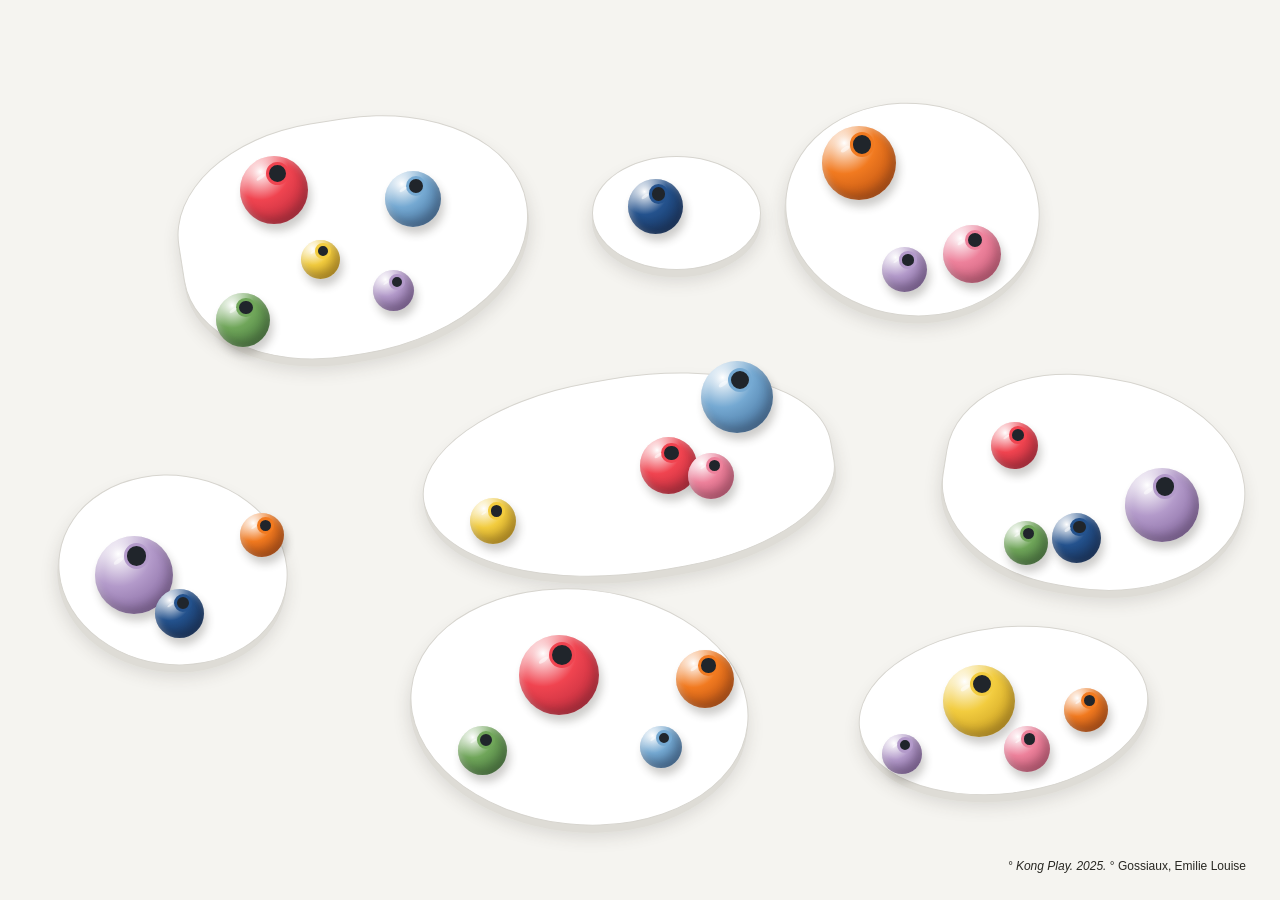
<file: index.html>
<!DOCTYPE html>
<html lang="en">
<head>
  <meta charset="UTF-8">
  <meta name="viewport" content="width=device-width, initial-scale=1.0">
  <title>Kong Play - Interactive Study</title>
  <link rel="stylesheet" href="Kongplay.css">
  <style>
    /* Basic page style */
    * {
      box-sizing: border-box;
    }

    body {
      margin: 0;
      background: #f2f1ed;
      color: #282722;
      font-family: Arial, Helvetica, sans-serif;
    }

    .page {
      min-height: 100vh;
      padding: 28px 34px 36px;
      position: relative;
      overflow: hidden;
      background: #f5f4f0;
    }

    .note {
      margin: 0;
      font-size: 12px;
      line-height: 1.45;
      letter-spacing: 1px;
    }

    .artwork {
      position: relative;
      width: 100%;
      max-width: 1400px;
      height: 760px;
      margin: 12px auto 0;
    }

    /* White platforms */
    .platform {
      position: absolute;
      background: #fff;
      border: 1px solid #d7d5cf;
      box-shadow: 0 7px 0 #dedcd6, 0 11px 17px rgba(55, 49, 40, 0.15);
    }

    .one {
      width: 29%;
      height: 31%;
      left: 12%;
      top: 8%;
      border-radius: 47% 53% 58% 47%;
      transform: rotate(-9deg);
    }

    .two {
      width: 21%;
      height: 28%;
      left: 62%;
      top: 6%;
      border-radius: 50%;
      transform: rotate(7deg);
    }

    .three {
      width: 14%;
      height: 15%;
      left: 46%;
      top: 13%;
      border-radius: 50%;
    }

    .four {
      width: 34%;
      height: 26%;
      left: 32%;
      top: 42%;
      border-radius: 47% 53% 42% 58%;
      transform: rotate(-10deg);
    }

    .five {
      width: 25%;
      height: 28%;
      left: 75%;
      top: 42%;
      border-radius: 48% 52% 54% 46%;
      transform: rotate(9deg);
    }

    .six {
      width: 28%;
      height: 31%;
      left: 31%;
      top: 70%;
      border-radius: 50%;
      transform: rotate(6deg);
    }

    .seven {
      width: 24%;
      height: 22%;
      left: 68%;
      top: 75%;
      border-radius: 50%;
      transform: rotate(-7deg);
    }

    .eight {
      width: 19%;
      height: 25%;
      left: 2%;
      top: 55%;
      border-radius: 50%;
      transform: rotate(8deg);
    }

    /* Round colorful balls */
    .ball {
      --ball-color: #f04450;
      --dark-color: #a82336;
      position: absolute;
      width: 55px;
      height: 55px;
      border-radius: 50%;
      cursor: pointer;
      background: radial-gradient(circle at 30% 23%, white, var(--ball-color) 40%, var(--dark-color));
      box-shadow: inset -5px -7px 9px rgba(35, 26, 30, 0.23),
                  inset 3px 3px 7px rgba(255, 255, 255, 0.38),
                  3px 7px 8px rgba(47, 42, 35, 0.24);
      transform-origin: center bottom;
    }

    /* Small hole on top of each ball */
    .ball::before {
      content: "";
      position: absolute;
      width: 25%;
      height: 25%;
      left: 37.5%;
      top: 9%;
      border-radius: 50%;
      background: #20252b;
      border: 3px solid var(--ball-color);
    }

    /* Small shine mark */
    .ball::after {
      content: "";
      position: absolute;
      width: 14%;
      height: 5%;
      left: 24%;
      top: 29%;
      border-radius: 50%;
      background: rgba(255, 255, 255, 0.5);
      transform: rotate(-35deg);
    }

    /* Jiggle when the mouse is over a ball */
    .ball:hover {
      animation: jiggle 0.5s infinite;
      z-index: 10;
    }

    @keyframes jiggle {
      0%, 100% { transform: rotate(0); }
      25% { transform: rotate(-7deg) translateY(-3px); }
      50% { transform: rotate(7deg) translateY(-1px); }
      75% { transform: rotate(-4deg) translateY(-2px); }
    }

    /* Ball colors */
    .red { --ball-color: #f04450; --dark-color: #a92335; }
    .pink { --ball-color: #ed819b; --dark-color: #b94f6c; }
    .orange { --ball-color: #f17a20; --dark-color: #a9430c; }
    .yellow { --ball-color: #f2cc3f; --dark-color: #b88a13; }
    .green { --ball-color: #70a65a; --dark-color: #3b6c36; }
    .blue { --ball-color: #75a9d2; --dark-color: #345e8a; }
    .navy { --ball-color: #24528d; --dark-color: #10294f; }
    .purple { --ball-color: #b39aca; --dark-color: #73558e; }

    /* Ball positions */
    .b1 { left: 17%; top: 13%; width: 68px; height: 68px; }
    .b2 { left: 29%; top: 15%; width: 56px; height: 56px; }
    .b3 { left: 22%; top: 24%; width: 39px; height: 39px; }
    .b4 { left: 15%; top: 31%; width: 54px; height: 54px; }
    .b5 { left: 28%; top: 28%; width: 41px; height: 41px; }
    .b6 { left: 65%; top: 9%; width: 74px; height: 74px; }
    .b7 { left: 75%; top: 22%; width: 58px; height: 58px; }
    .b8 { left: 49%; top: 16%; width: 55px; height: 55px; }
    .b9 { left: 50%; top: 50%; width: 57px; height: 57px; }
    .b10 { left: 54%; top: 52%; width: 46px; height: 46px; }
    .b11 { left: 55%; top: 40%; width: 72px; height: 72px; }
    .b12 { left: 36%; top: 58%; width: 46px; height: 46px; }
    .b13 { left: 79%; top: 48%; width: 47px; height: 47px; }
    .b14 { left: 90%; top: 54%; width: 74px; height: 74px; }
    .b15 { left: 84%; top: 60%; width: 49px; height: 50px; }
    .b16 { left: 80%; top: 61%; width: 44px; height: 44px; }
    .b17 { left: 40%; top: 76%; width: 80px; height: 80px; }
    .b18 { left: 53%; top: 78%; width: 58px; height: 58px; }
    .b19 { left: 50%; top: 88%; width: 42px; height: 42px; }
    .b20 { left: 70%; top: 89%; width: 40px; height: 40px; }
    .b21 { left: 75%; top: 80%; width: 72px; height: 72px; }
    .b22 { left: 80%; top: 88%; width: 46px; height: 46px; }
    .b23 { left: 5%; top: 63%; width: 78px; height: 78px; }
    .b24 { left: 10%; top: 70%; width: 49px; height: 49px; }
    .b25 { left: 70%; top: 25%; width: 45px; height: 45px; }
    .b26 { left: 17%; top: 60%; width: 44px; height: 44px; }
    .b27 { left: 85%; top: 83%; width: 44px; height: 44px; }
    .b28 { left: 35%; top: 88%; width: 49px; height: 49px; }

    .footer {
      position: absolute;
      right: 34px;
      bottom: 24px;
      font-size: 12px;
      line-height: 1.6;
    }

    @media (max-width: 700px) {
      .page { padding: 20px 16px 48px; }
      .artwork { height: 900px; min-height: 650px; }
      .footer { right: 16px; bottom: 12px; }
    }
  </style>
</head>
<body>
  <main class="page">
    <p class="note"><br> </p>

    <section class="artwork">
      <!-- White platforms -->
      <div class="platform one"></div>
      <div class="platform two"></div>
      <div class="platform three"></div>
      <div class="platform four"></div>
      <div class="platform five"></div>
      <div class="platform six"></div>
      <div class="platform seven"></div>
      <div class="platform eight"></div>

      <!-- Colorful balls -->
      <div class="ball red b1"></div>
      <div class="ball blue b2"></div>
      <div class="ball yellow b3"></div>
      <div class="ball green b4"></div>
      <div class="ball purple b5"></div>
      <div class="ball orange b6"></div>
      <div class="ball pink b7"></div>
      <div class="ball navy b8"></div>
      <div class="ball red b9"></div>
      <div class="ball pink b10"></div>
      <div class="ball blue b11"></div>
      <div class="ball yellow b12"></div>
      <div class="ball red b13"></div>
      <div class="ball purple b14"></div>
      <div class="ball navy b15"></div>
      <div class="ball green b16"></div>
      <div class="ball red b17"></div>
      <div class="ball orange b18"></div>
      <div class="ball blue b19"></div>
      <div class="ball purple b20"></div>
      <div class="ball yellow b21"></div>
      <div class="ball pink b22"></div>
      <div class="ball purple b23"></div>
      <div class="ball navy b24"></div>
      <div class="ball purple b25"></div>
      <div class="ball orange b26"></div>
      <div class="ball orange b27"></div>
      <div class="ball green b28"></div>
    </section>

    <div class="footer">
      <i><span>° Kong Play. 2025.</span></i>
      <span>° Gossiaux, Emilie Louise </span>
    </div>
  </main>
</body>
</html>
</file>
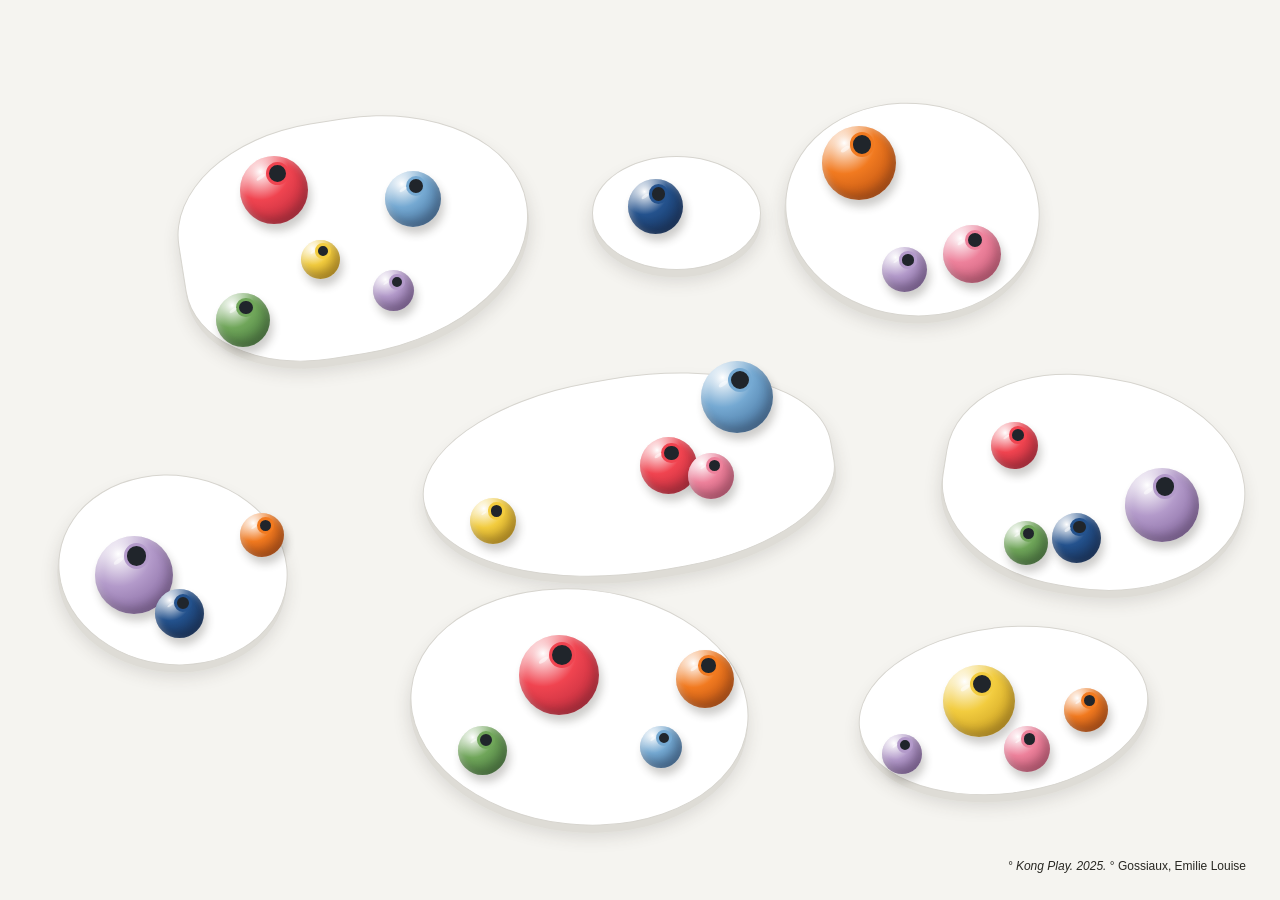
<file: kong.html>
<!DOCTYPE html>
<html lang="en">
<head>
  <meta charset="UTF-8">
  <meta name="viewport" content="width=device-width, initial-scale=1.0">
  <title>Kong Play - Interactive Study</title>

  <style>
    /* Basic page style */
    * {
      box-sizing: border-box;
    }

    body {
      margin: 0;
      background: #f2f1ed;
      color: #282722;
      font-family: Arial, Helvetica, sans-serif;
    }

    .page {
      min-height: 100vh;
      padding: 28px 34px 36px;
      position: relative;
      overflow: hidden;
      background: #f5f4f0;
    }

    .note {
      margin: 0;
      font-size: 12px;
      line-height: 1.45;
      letter-spacing: 1px;
    }

    .artwork {
      position: relative;
      width: 100%;
      max-width: 1400px;
      height: 760px;
      margin: 12px auto 0;
    }

    /* White platforms */
    .platform {
      position: absolute;
      background: #fff;
      border: 1px solid #d7d5cf;
      box-shadow: 0 7px 0 #dedcd6, 0 11px 17px rgba(55, 49, 40, 0.15);
    }

    .one {
      width: 29%;
      height: 31%;
      left: 12%;
      top: 8%;
      border-radius: 47% 53% 58% 42%;
      transform: rotate(-9deg);
    }

    .two {
      width: 21%;
      height: 28%;
      left: 62%;
      top: 6%;
      border-radius: 50%;
      transform: rotate(7deg);
    }

    .three {
      width: 14%;
      height: 15%;
      left: 46%;
      top: 13%;
      border-radius: 50%;
    }

    .four {
      width: 34%;
      height: 26%;
      left: 32%;
      top: 42%;
      border-radius: 47% 53% 42% 58%;
      transform: rotate(-10deg);
    }

    .five {
      width: 25%;
      height: 28%;
      left: 75%;
      top: 42%;
      border-radius: 48% 52% 54% 46%;
      transform: rotate(9deg);
    }

    .six {
      width: 28%;
      height: 31%;
      left: 31%;
      top: 70%;
      border-radius: 50%;
      transform: rotate(6deg);
    }

    .seven {
      width: 24%;
      height: 22%;
      left: 68%;
      top: 75%;
      border-radius: 50%;
      transform: rotate(-7deg);
    }

    .eight {
      width: 19%;
      height: 25%;
      left: 2%;
      top: 55%;
      border-radius: 50%;
      transform: rotate(8deg);
    }

    /* Round colorful balls */
    .ball {
      --ball-color: #f04450;
      --dark-color: #a82336;
      position: absolute;
      width: 55px;
      height: 55px;
      border-radius: 50%;
      cursor: pointer;
      background: radial-gradient(circle at 30% 23%, white, var(--ball-color) 40%, var(--dark-color));
      box-shadow: inset -5px -7px 9px rgba(35, 26, 30, 0.23),
                  inset 3px 3px 7px rgba(255, 255, 255, 0.38),
                  3px 7px 8px rgba(47, 42, 35, 0.24);
      transform-origin: center bottom;
    }

    /* Small hole on top of each ball */
    .ball::before {
      content: "";
      position: absolute;
      width: 25%;
      height: 25%;
      left: 37.5%;
      top: 9%;
      border-radius: 50%;
      background: #20252b;
      border: 3px solid var(--ball-color);
    }

    /* Small shine mark */
    .ball::after {
      content: "";
      position: absolute;
      width: 14%;
      height: 5%;
      left: 24%;
      top: 29%;
      border-radius: 50%;
      background: rgba(255, 255, 255, 0.5);
      transform: rotate(-35deg);
    }

    /* Jiggle when the mouse is over a ball */
    .ball:hover {
      animation: jiggle 0.5s infinite;
      z-index: 10;
    }

    @keyframes jiggle {
      0%, 100% { transform: rotate(0); }
      25% { transform: rotate(-7deg) translateY(-3px); }
      50% { transform: rotate(7deg) translateY(-1px); }
      75% { transform: rotate(-4deg) translateY(-2px); }
    }

    /* Ball colors */
    .red { --ball-color: #f04450; --dark-color: #a92335; }
    .pink { --ball-color: #ed819b; --dark-color: #b94f6c; }
    .orange { --ball-color: #f17a20; --dark-color: #a9430c; }
    .yellow { --ball-color: #f2cc3f; --dark-color: #b88a13; }
    .green { --ball-color: #70a65a; --dark-color: #3b6c36; }
    .blue { --ball-color: #75a9d2; --dark-color: #345e8a; }
    .navy { --ball-color: #24528d; --dark-color: #10294f; }
    .purple { --ball-color: #b39aca; --dark-color: #73558e; }

    /* Ball positions */
    .b1 { left: 17%; top: 13%; width: 68px; height: 68px; }
    .b2 { left: 29%; top: 15%; width: 56px; height: 56px; }
    .b3 { left: 22%; top: 24%; width: 39px; height: 39px; }
    .b4 { left: 15%; top: 31%; width: 54px; height: 54px; }
    .b5 { left: 28%; top: 28%; width: 41px; height: 41px; }
    .b6 { left: 65%; top: 9%; width: 74px; height: 74px; }
    .b7 { left: 75%; top: 22%; width: 58px; height: 58px; }
    .b8 { left: 49%; top: 16%; width: 55px; height: 55px; }
    .b9 { left: 50%; top: 50%; width: 57px; height: 57px; }
    .b10 { left: 54%; top: 52%; width: 46px; height: 46px; }
    .b11 { left: 55%; top: 40%; width: 72px; height: 72px; }
    .b12 { left: 36%; top: 58%; width: 46px; height: 46px; }
    .b13 { left: 79%; top: 48%; width: 47px; height: 47px; }
    .b14 { left: 90%; top: 54%; width: 74px; height: 74px; }
    .b15 { left: 84%; top: 60%; width: 49px; height: 50px; }
    .b16 { left: 80%; top: 61%; width: 44px; height: 44px; }
    .b17 { left: 40%; top: 76%; width: 80px; height: 80px; }
    .b18 { left: 53%; top: 78%; width: 58px; height: 58px; }
    .b19 { left: 50%; top: 88%; width: 42px; height: 42px; }
    .b20 { left: 70%; top: 89%; width: 40px; height: 40px; }
    .b21 { left: 75%; top: 80%; width: 72px; height: 72px; }
    .b22 { left: 80%; top: 88%; width: 46px; height: 46px; }
    .b23 { left: 5%; top: 63%; width: 78px; height: 78px; }
    .b24 { left: 10%; top: 70%; width: 49px; height: 49px; }
    .b25 { left: 70%; top: 25%; width: 45px; height: 45px; }
    .b26 { left: 17%; top: 60%; width: 44px; height: 44px; }
    .b27 { left: 85%; top: 83%; width: 44px; height: 44px; }
    .b28 { left: 35%; top: 88%; width: 49px; height: 49px; }

    .footer {
      position: absolute;
      right: 34px;
      bottom: 24px;
      font-size: 12px;
      line-height: 1.6;
    }

    @media (max-width: 700px) {
      .page { padding: 20px 16px 48px; }
      .artwork { height: 900px; min-height: 650px; }
      .footer { right: 16px; bottom: 12px; }
    }
  </style>
</head>
<body>
  <main class="page">
    <p class="note"><br> </p>
<link rel="stylesheet" href="Kongplay.css">
    <section class="artwork">
      <!-- White platforms -->
      <div class="platform one"></div>
      <div class="platform two"></div>
      <div class="platform three"></div>
      <div class="platform four"></div>
      <div class="platform five"></div>
      <div class="platform six"></div>
      <div class="platform seven"></div>
      <div class="platform eight"></div>

      <!-- Colorful balls -->
      <div class="ball red b1"></div>
      <div class="ball blue b2"></div>
      <div class="ball yellow b3"></div>
      <div class="ball green b4"></div>
      <div class="ball purple b5"></div>
      <div class="ball orange b6"></div>
      <div class="ball pink b7"></div>
      <div class="ball navy b8"></div>
      <div class="ball red b9"></div>
      <div class="ball pink b10"></div>
      <div class="ball blue b11"></div>
      <div class="ball yellow b12"></div>
      <div class="ball red b13"></div>
      <div class="ball purple b14"></div>
      <div class="ball navy b15"></div>
      <div class="ball green b16"></div>
      <div class="ball red b17"></div>
      <div class="ball orange b18"></div>
      <div class="ball blue b19"></div>
      <div class="ball purple b20"></div>
      <div class="ball yellow b21"></div>
      <div class="ball pink b22"></div>
      <div class="ball purple b23"></div>
      <div class="ball navy b24"></div>
      <div class="ball purple b25"></div>
      <div class="ball orange b26"></div>
      <div class="ball orange b27"></div>
      <div class="ball green b28"></div>
    </section>

    <div class="footer">
      <i><span>° Kong Play. 2025.</span></i>
      <span>° Gossiaux, Emilie Louise </span>
    </div>
  </main>
</body>
</html>
</file>
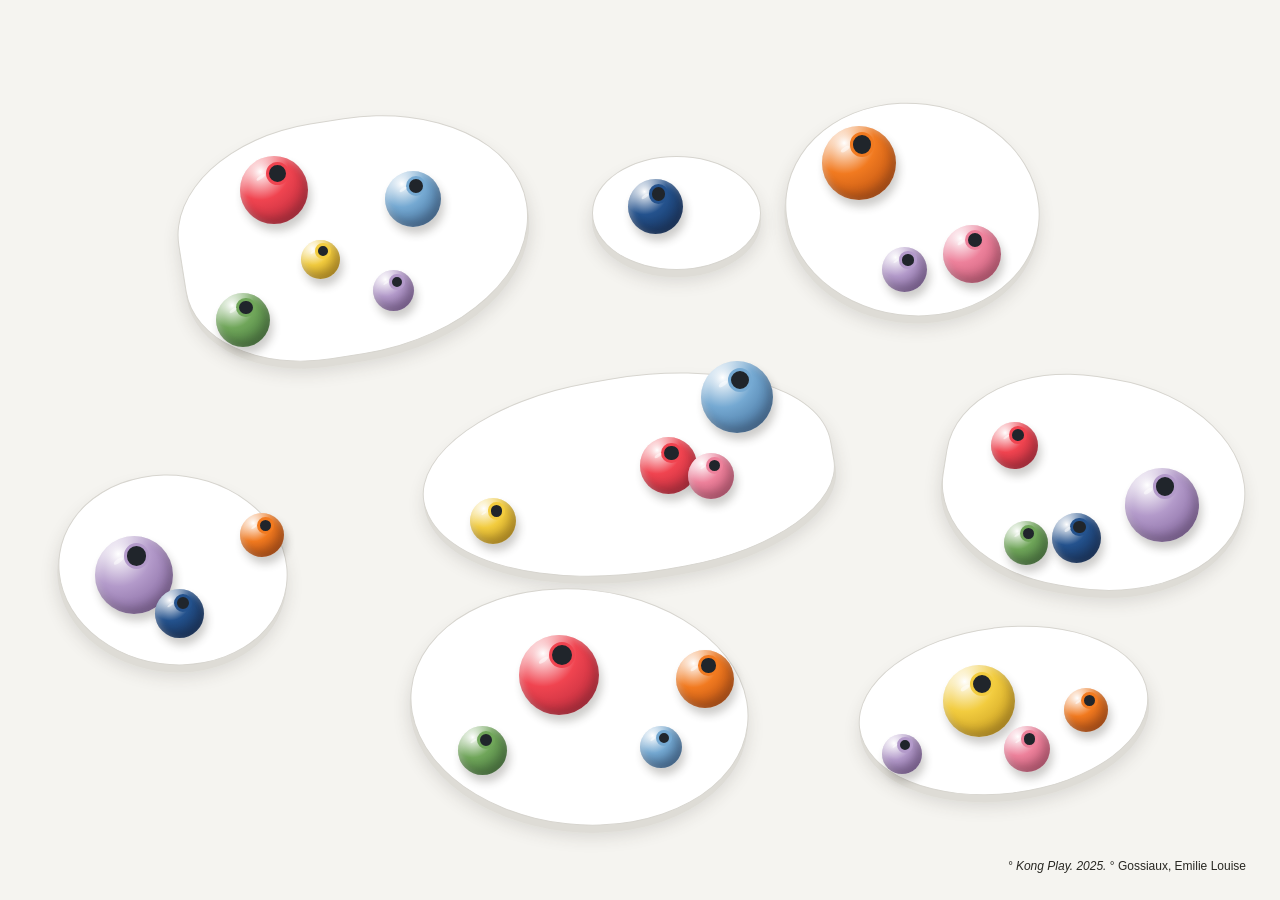
<file: kongplay.html>
<!DOCTYPE html>
<html lang="en">
<head>
  <meta charset="UTF-8">
  <meta name="viewport" content="width=device-width, initial-scale=1.0">
  <title>Kong Play - Interactive Study</title>

  <style>
    /* Basic page style */
    * {
      box-sizing: border-box;
    }

    body {
      margin: 0;
      background: #f2f1ed;
      color: #282722;
      font-family: Arial, Helvetica, sans-serif;
    }

    .page {
      min-height: 100vh;
      padding: 28px 34px 36px;
      position: relative;
      overflow: hidden;
      background: #f5f4f0;
    }

    .note {
      margin: 0;
      font-size: 12px;
      line-height: 1.45;
      letter-spacing: 1px;
    }

    .artwork {
      position: relative;
      width: 100%;
      max-width: 1400px;
      height: 760px;
      margin: 12px auto 0;
    }

    /* White platforms */
    .platform {
      position: absolute;
      background: #fff;
      border: 1px solid #d7d5cf;
      box-shadow: 0 7px 0 #dedcd6, 0 11px 17px rgba(55, 49, 40, 0.15);
    }

    .one {
      width: 29%;
      height: 31%;
      left: 12%;
      top: 8%;
      border-radius: 47% 53% 58% 42%;
      transform: rotate(-9deg);
    }

    .two {
      width: 21%;
      height: 28%;
      left: 62%;
      top: 6%;
      border-radius: 50%;
      transform: rotate(7deg);
    }

    .three {
      width: 14%;
      height: 15%;
      left: 46%;
      top: 13%;
      border-radius: 50%;
    }

    .four {
      width: 34%;
      height: 26%;
      left: 32%;
      top: 42%;
      border-radius: 47% 53% 42% 58%;
      transform: rotate(-10deg);
    }

    .five {
      width: 25%;
      height: 28%;
      left: 75%;
      top: 42%;
      border-radius: 48% 52% 54% 46%;
      transform: rotate(9deg);
    }

    .six {
      width: 28%;
      height: 31%;
      left: 31%;
      top: 70%;
      border-radius: 50%;
      transform: rotate(6deg);
    }

    .seven {
      width: 24%;
      height: 22%;
      left: 68%;
      top: 75%;
      border-radius: 50%;
      transform: rotate(-7deg);
    }

    .eight {
      width: 19%;
      height: 25%;
      left: 2%;
      top: 55%;
      border-radius: 50%;
      transform: rotate(8deg);
    }

    /* Round colorful balls */
    .ball {
      --ball-color: #f04450;
      --dark-color: #a82336;
      position: absolute;
      width: 55px;
      height: 55px;
      border-radius: 50%;
      cursor: pointer;
      background: radial-gradient(circle at 30% 23%, white, var(--ball-color) 40%, var(--dark-color));
      box-shadow: inset -5px -7px 9px rgba(35, 26, 30, 0.23),
                  inset 3px 3px 7px rgba(255, 255, 255, 0.38),
                  3px 7px 8px rgba(47, 42, 35, 0.24);
      transform-origin: center bottom;
    }

    /* Small hole on top of each ball */
    .ball::before {
      content: "";
      position: absolute;
      width: 25%;
      height: 25%;
      left: 37.5%;
      top: 9%;
      border-radius: 50%;
      background: #20252b;
      border: 3px solid var(--ball-color);
    }

    /* Small shine mark */
    .ball::after {
      content: "";
      position: absolute;
      width: 14%;
      height: 5%;
      left: 24%;
      top: 29%;
      border-radius: 50%;
      background: rgba(255, 255, 255, 0.5);
      transform: rotate(-35deg);
    }

    /* Jiggle when the mouse is over a ball */
    .ball:hover {
      animation: jiggle 0.5s infinite;
      z-index: 10;
    }

    @keyframes jiggle {
      0%, 100% { transform: rotate(0); }
      25% { transform: rotate(-7deg) translateY(-3px); }
      50% { transform: rotate(7deg) translateY(-1px); }
      75% { transform: rotate(-4deg) translateY(-2px); }
    }

    /* Ball colors */
    .red { --ball-color: #f04450; --dark-color: #a92335; }
    .pink { --ball-color: #ed819b; --dark-color: #b94f6c; }
    .orange { --ball-color: #f17a20; --dark-color: #a9430c; }
    .yellow { --ball-color: #f2cc3f; --dark-color: #b88a13; }
    .green { --ball-color: #70a65a; --dark-color: #3b6c36; }
    .blue { --ball-color: #75a9d2; --dark-color: #345e8a; }
    .navy { --ball-color: #24528d; --dark-color: #10294f; }
    .purple { --ball-color: #b39aca; --dark-color: #73558e; }

    /* Ball positions */
    .b1 { left: 17%; top: 13%; width: 68px; height: 68px; }
    .b2 { left: 29%; top: 15%; width: 56px; height: 56px; }
    .b3 { left: 22%; top: 24%; width: 39px; height: 39px; }
    .b4 { left: 15%; top: 31%; width: 54px; height: 54px; }
    .b5 { left: 28%; top: 28%; width: 41px; height: 41px; }
    .b6 { left: 65%; top: 9%; width: 74px; height: 74px; }
    .b7 { left: 75%; top: 22%; width: 58px; height: 58px; }
    .b8 { left: 49%; top: 16%; width: 55px; height: 55px; }
    .b9 { left: 50%; top: 50%; width: 57px; height: 57px; }
    .b10 { left: 54%; top: 52%; width: 46px; height: 46px; }
    .b11 { left: 55%; top: 40%; width: 72px; height: 72px; }
    .b12 { left: 36%; top: 58%; width: 46px; height: 46px; }
    .b13 { left: 79%; top: 48%; width: 47px; height: 47px; }
    .b14 { left: 90%; top: 54%; width: 74px; height: 74px; }
    .b15 { left: 84%; top: 60%; width: 49px; height: 50px; }
    .b16 { left: 80%; top: 61%; width: 44px; height: 44px; }
    .b17 { left: 40%; top: 76%; width: 80px; height: 80px; }
    .b18 { left: 53%; top: 78%; width: 58px; height: 58px; }
    .b19 { left: 50%; top: 88%; width: 42px; height: 42px; }
    .b20 { left: 70%; top: 89%; width: 40px; height: 40px; }
    .b21 { left: 75%; top: 80%; width: 72px; height: 72px; }
    .b22 { left: 80%; top: 88%; width: 46px; height: 46px; }
    .b23 { left: 5%; top: 63%; width: 78px; height: 78px; }
    .b24 { left: 10%; top: 70%; width: 49px; height: 49px; }
    .b25 { left: 70%; top: 25%; width: 45px; height: 45px; }
    .b26 { left: 17%; top: 60%; width: 44px; height: 44px; }
    .b27 { left: 85%; top: 83%; width: 44px; height: 44px; }
    .b28 { left: 35%; top: 88%; width: 49px; height: 49px; }

    .footer {
      position: absolute;
      right: 34px;
      bottom: 24px;
      font-size: 12px;
      line-height: 1.6;
    }

    @media (max-width: 700px) {
      .page { padding: 20px 16px 48px; }
      .artwork { height: 900px; min-height: 650px; }
      .footer { right: 16px; bottom: 12px; }
    }
  </style>
</head>
<body>
  <main class="page">
    <p class="note"><br> </p>

    <section class="artwork">
      <!-- White platforms -->
      <div class="platform one"></div>
      <div class="platform two"></div>
      <div class="platform three"></div>
      <div class="platform four"></div>
      <div class="platform five"></div>
      <div class="platform six"></div>
      <div class="platform seven"></div>
      <div class="platform eight"></div>

      <!-- Colorful balls -->
      <div class="ball red b1"></div>
      <div class="ball blue b2"></div>
      <div class="ball yellow b3"></div>
      <div class="ball green b4"></div>
      <div class="ball purple b5"></div>
      <div class="ball orange b6"></div>
      <div class="ball pink b7"></div>
      <div class="ball navy b8"></div>
      <div class="ball red b9"></div>
      <div class="ball pink b10"></div>
      <div class="ball blue b11"></div>
      <div class="ball yellow b12"></div>
      <div class="ball red b13"></div>
      <div class="ball purple b14"></div>
      <div class="ball navy b15"></div>
      <div class="ball green b16"></div>
      <div class="ball red b17"></div>
      <div class="ball orange b18"></div>
      <div class="ball blue b19"></div>
      <div class="ball purple b20"></div>
      <div class="ball yellow b21"></div>
      <div class="ball pink b22"></div>
      <div class="ball purple b23"></div>
      <div class="ball navy b24"></div>
      <div class="ball purple b25"></div>
      <div class="ball orange b26"></div>
      <div class="ball orange b27"></div>
      <div class="ball green b28"></div>
    </section>

    <div class="footer">
      <i><span>° Kong Play. 2025.</span></i>
      <span>° Gossiaux, Emilie Louise </span>
    </div>
  </main>
</body>
</html>
</file>
<file: Kongplay.css>
.ball:hover {
  z-index: 10;
  animation: jiggle 560ms ease-in-out infinite;
}

@keyframes jiggle {
  0%, 100% {
    transform: rotate(0deg) translateY(0);
  }

  20% {
    transform: rotate(-8deg) translateY(-3px);
  }

  45% {
    transform: rotate(7deg) translateY(-1px);
  }

  70% {
    transform: rotate(-5deg) translateY(-2px);
  }
}
body  {
    cursor: crosshair;
    cursor: url("paw.svg"), auto;
}
</file>
